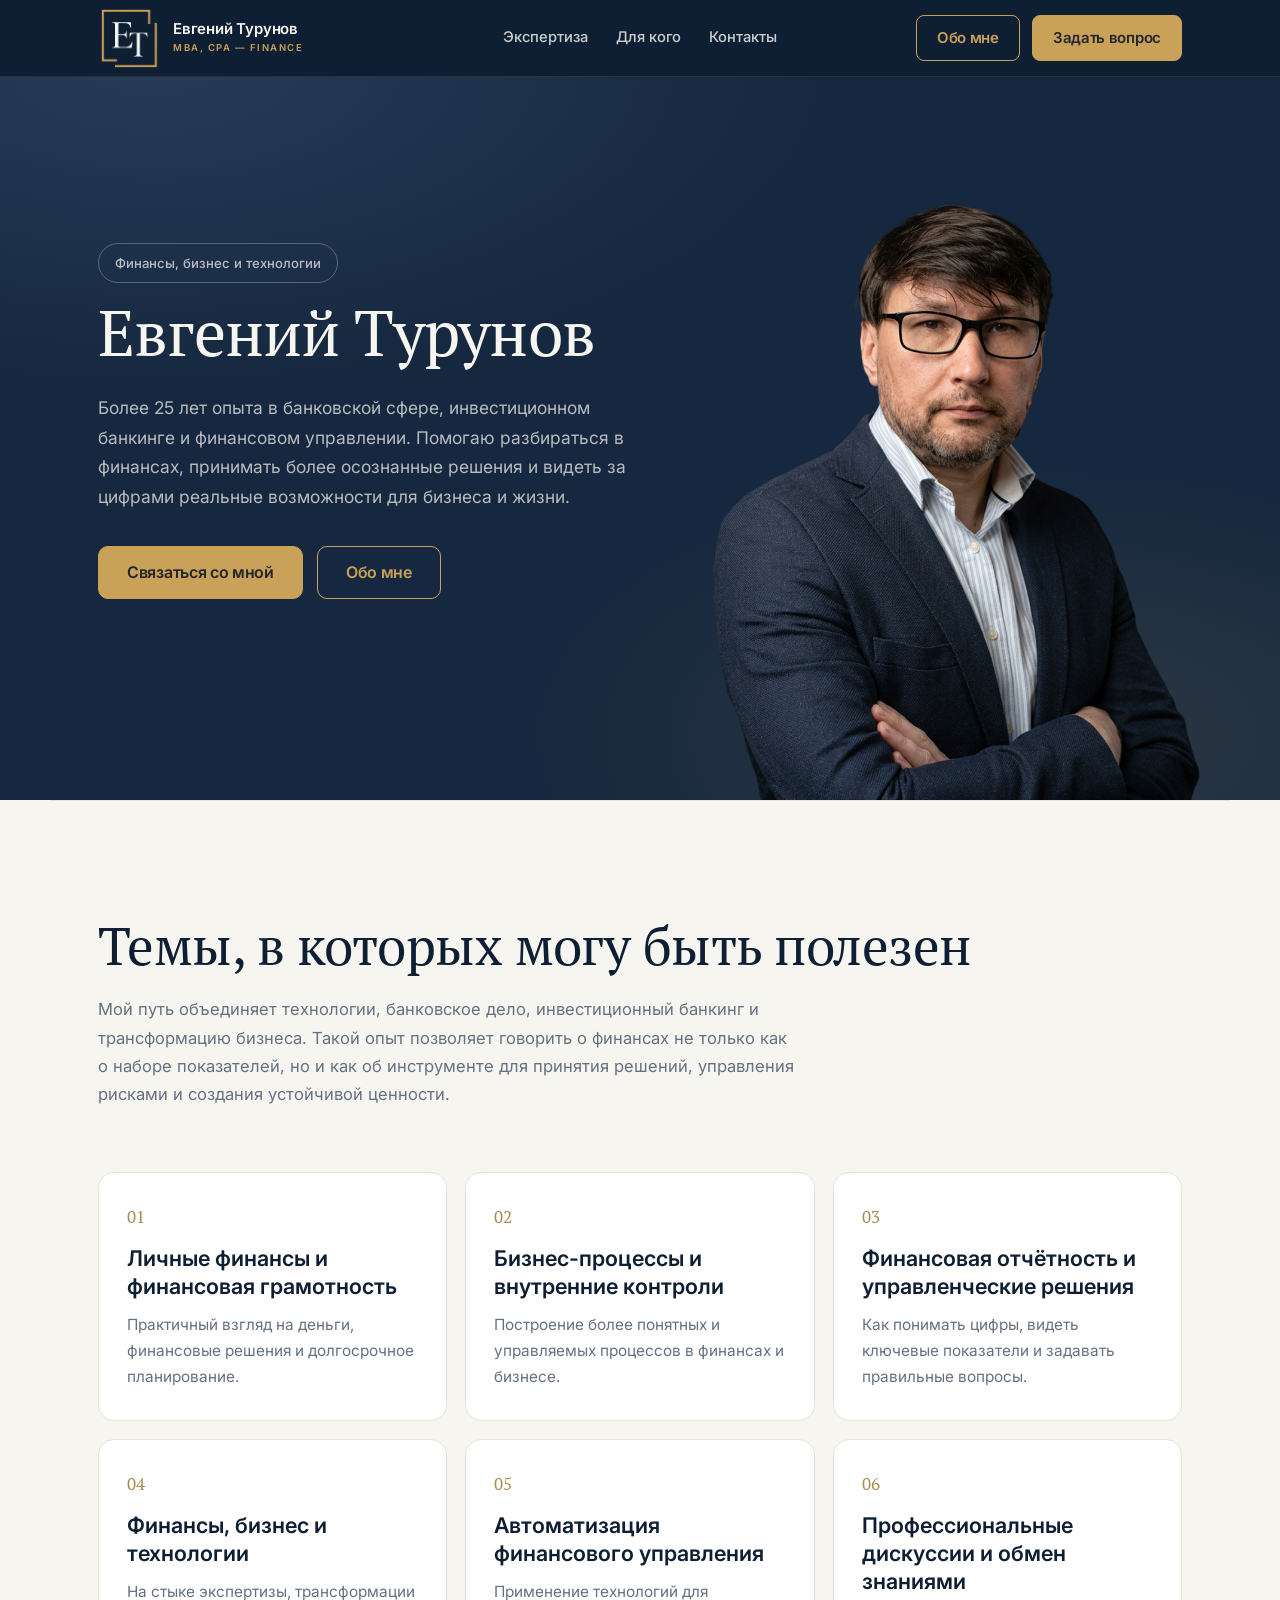
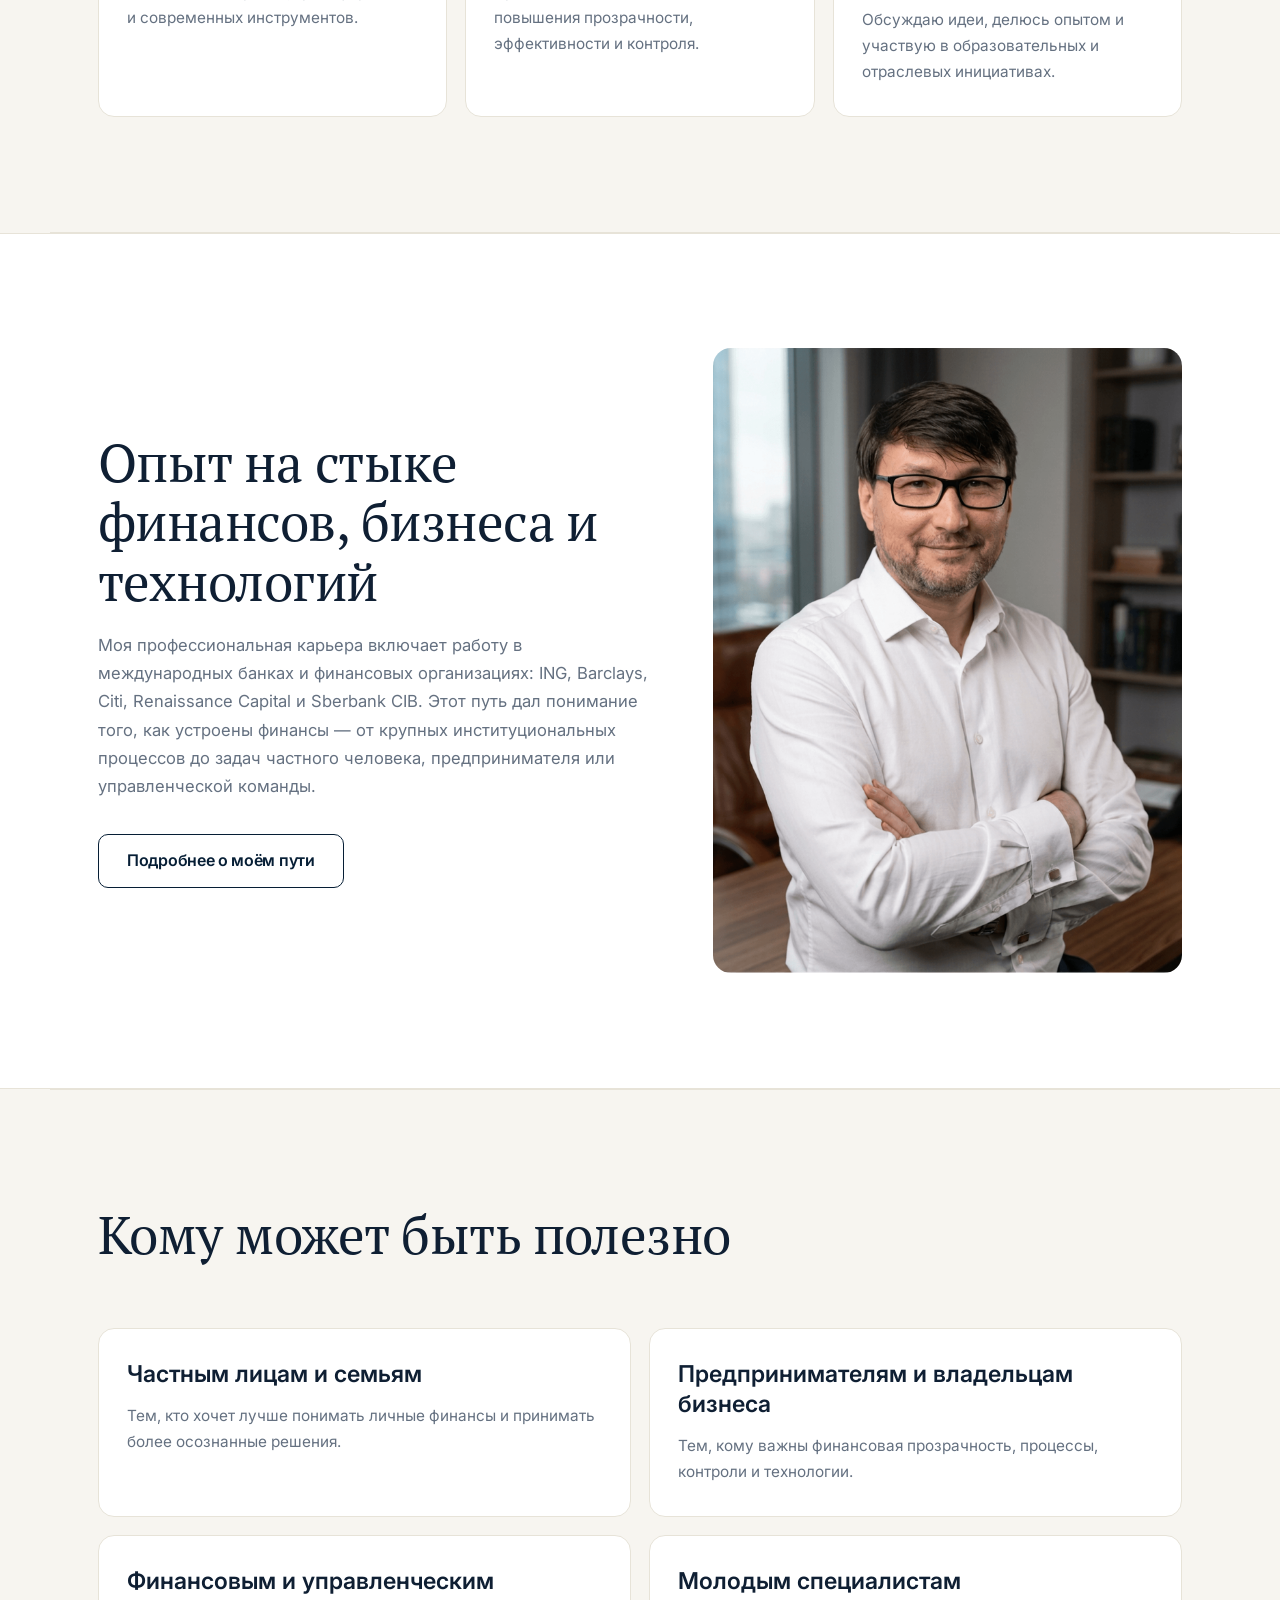
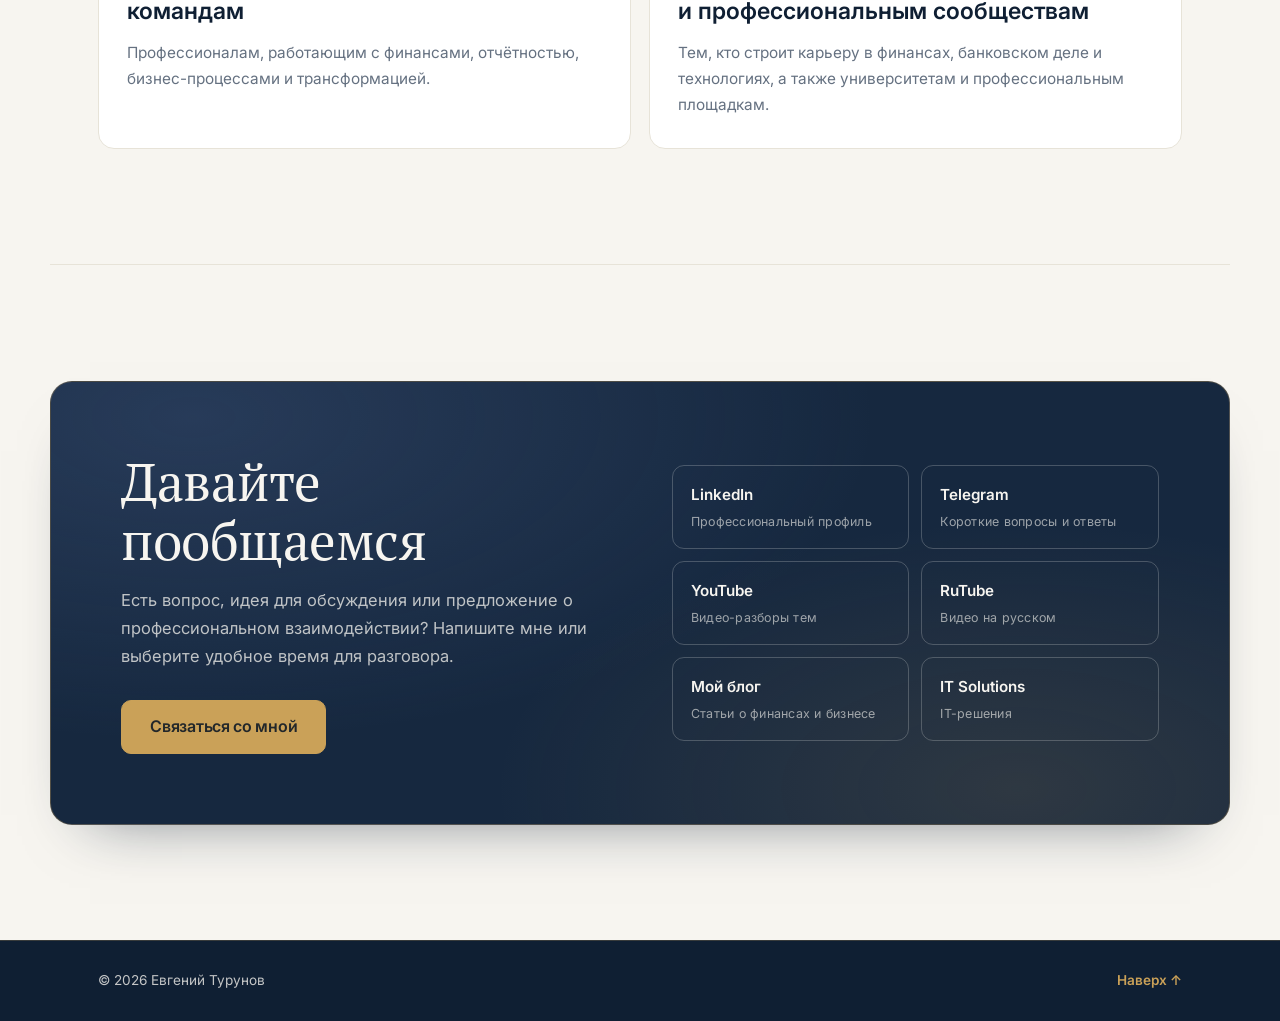
<file: index.html>
<!DOCTYPE html>
<html lang="ru">
<head>
  <meta charset="UTF-8">
  <meta name="viewport" content="width=device-width, initial-scale=1.0">
  <title>Евгений Турунов — финансы, бизнес и технологии</title>
  <meta name="description" content="Финансовый профессионал с более чем 25-летним опытом в банковской сфере, инвестиционном банкинге и финансовом управлении.">
  <!-- <script>document.documentElement.className += ' js';</script> -->
  <link rel="icon" type="image/png" href="assets/logo.png">
  <link rel="preconnect" href="https://fonts.googleapis.com">
  <link rel="preconnect" href="https://fonts.gstatic.com" crossorigin>
  <link href="https://fonts.googleapis.com/css2?family=PT+Serif:wght@400;700&family=Inter:opsz,wght@14..32,100..900&display=swap" rel="stylesheet">
  <link rel="stylesheet" href="css/style.css">
</head>
<body id="top">

  <header class="site-header">
    <div class="container header-inner">
      <a class="header-brand" href="index.html">
        <span class="header-logo"><img src="assets/logo.png" alt="" width="26" height="27"></span>
        <span class="header-brand-text">
          <strong>Евгений Турунов</strong>
          <small>MBA, CPA — FINANCE</small>
        </span>
      </a>
      <nav class="nav header-nav" id="siteNav" aria-label="Основная навигация">
        <a class="nav-link" href="#topics">Экспертиза</a>
        <a class="nav-link" href="#audience">Для кого</a>
        <a class="nav-link" href="#contacts">Контакты</a>
        <div class="header-cta-m">
          <a class="btn-nav btn-sec" href="about.html">Обо мне</a>
          <a class="btn-nav btn-pri" href="#contacts">Задать вопрос</a>
        </div>
      </nav>
      <div class="header-cta">
        <a class="btn-nav btn-sec" href="about.html">Обо мне</a>
        <a class="btn-nav btn-pri" href="#contacts">Задать вопрос</a>
      </div>
      <button class="burger" type="button" aria-label="Открыть меню" aria-expanded="false" aria-controls="siteNav">
        <span></span><span></span>
      </button>
    </div>
  </header>

  <main>

    <section class="hero hero-cover" id="hero">
      <div class="container hero-inner">
        <div class="hero-copy">
          <ul class="chips" data-reveal="fade-up">
            <li class="chip">Финансы, бизнес и технологии</li>
          </ul>
          <h1 class="hero-title" data-reveal="fade-up" data-delay="1">Евгений&nbsp;Турунов</h1>
          <p class="lead" data-reveal="fade-up" data-delay="2">Более 25 лет опыта в банковской сфере, инвестиционном банкинге и финансовом управлении. Помогаю разбираться в финансах, принимать более осознанные решения и видеть за цифрами реальные возможности для бизнеса и жизни.</p>
          <div class="hero-actions" data-reveal="fade-up" data-delay="3">
            <a class="btn-nav btn-pri" href="#contacts">Связаться со мной</a>
            <a class="btn-nav btn-sec" href="about.html">Обо мне</a>
          </div>
        </div>
        <img class="hero-cutout" src="assets/hero-cut.png" alt="Евгений Турунов — портрет" width="900" height="1050" data-reveal="soft" data-delay="1">
      </div>
    </section>

    <div class="hairline container" aria-hidden="true"></div>

    <section class="section" id="topics">
      <div class="container">
        <header class="section-head">
          <h2 data-reveal="fade-up">Темы, в которых могу быть полезен</h2>
          <p class="section-intro" data-reveal="fade-up" data-delay="1">Мой путь объединяет технологии, банковское дело, инвестиционный банкинг и трансформацию бизнеса. Такой опыт позволяет говорить о финансах не только как о наборе показателей, но и как об инструменте для принятия решений, управления рисками и создания устойчивой ценности.</p>
        </header>
        <div class="card-grid card-grid-3">
          <article class="card" data-reveal="fade-up" data-delay="1">
            <span class="card-num">01</span>
            <h3>Личные финансы и финансовая грамотность</h3>
            <p>Практичный взгляд на деньги, финансовые решения и долгосрочное планирование.</p>
          </article>
          <article class="card" data-reveal="fade-up" data-delay="2">
            <span class="card-num">02</span>
            <h3>Бизнес-процессы и внутренние контроли</h3>
            <p>Построение более понятных и управляемых процессов в финансах и бизнесе.</p>
          </article>
          <article class="card" data-reveal="fade-up" data-delay="3">
            <span class="card-num">03</span>
            <h3>Финансовая отчётность и управленческие решения</h3>
            <p>Как понимать цифры, видеть ключевые показатели и задавать правильные вопросы.</p>
          </article>
          <article class="card" data-reveal="fade-up" data-delay="1">
            <span class="card-num">04</span>
            <h3>Финансы, бизнес и технологии</h3>
            <p>На стыке экспертизы, трансформации и современных инструментов.</p>
          </article>
          <article class="card" data-reveal="fade-up" data-delay="2">
            <span class="card-num">05</span>
            <h3>Автоматизация финансового управления</h3>
            <p>Применение технологий для повышения прозрачности, эффективности и контроля.</p>
          </article>
          <article class="card" data-reveal="fade-up" data-delay="3">
            <span class="card-num">06</span>
            <h3>Профессиональные дискуссии и обмен знаниями</h3>
            <p>Обсуждаю идеи, делюсь опытом и участвую в образовательных и отраслевых инициативах.</p>
          </article>
        </div>
      </div>
    </section>

    <div class="hairline container" aria-hidden="true"></div>

    <section class="section section-alt" id="experience">
      <div class="container experience-grid">
        <div class="experience-copy">
          <h2 data-reveal="fade-up">Опыт на стыке финансов, бизнеса и технологий</h2>
          <p class="section-intro" data-reveal="fade-up" data-delay="1">Моя профессиональная карьера включает работу в международных банках и финансовых организациях: ING, Barclays, Citi, Renaissance Capital и Sberbank CIB. Этот путь дал понимание того, как устроены финансы — от крупных институциональных процессов до задач частного человека, предпринимателя или управленческой команды.</p>
          <div data-reveal="fade-up" data-delay="2">
            <a class="btn-nav btn-sec" href="/about.html">Подробнее о моём пути</a>
          </div>
        </div>
        <figure class="experience-photo" data-reveal="fade-up" data-delay="2">
          <img src="assets/about-photo.png" alt="Евгений Турунов — фото в блоке «Обо мне»" width="900" height="1200">
        </figure>
      </div>
    </section>

    <div class="hairline container" aria-hidden="true"></div>

    <section class="section" id="audience">
      <div class="container">
        <header class="section-head">
          <h2 data-reveal="fade-up">Кому может быть полезно</h2>
        </header>
        <div class="card-grid card-grid-2">
          <article class="card card-row" data-reveal="fade-up" data-delay="1">
            <h3>Частным лицам и&nbsp;семьям</h3>
            <p>Тем, кто хочет лучше понимать личные финансы и принимать более осознанные решения.</p>
          </article>
          <article class="card card-row" data-reveal="fade-up" data-delay="2">
            <h3>Предпринимателям и&nbsp;владельцам бизнеса</h3>
            <p>Тем, кому важны финансовая прозрачность, процессы, контроли и технологии.</p>
          </article>
          <article class="card card-row" data-reveal="fade-up" data-delay="1">
            <h3>Финансовым и&nbsp;управленческим командам</h3>
            <p>Профессионалам, работающим с финансами, отчётностью, бизнес-процессами и трансформацией.</p>
          </article>
          <article class="card card-row" data-reveal="fade-up" data-delay="2">
            <h3>Молодым специалистам и&nbsp;профессиональным сообществам</h3>
            <p>Тем, кто строит карьеру в финансах, банковском деле и технологиях, а также университетам и профессиональным площадкам.</p>
          </article>
        </div>
      </div>
    </section>

    <div class="hairline container" aria-hidden="true"></div>

    <section class="section contact" id="contacts">
      <div class="container contact-shell">
        <div class="contact-copy">
          <h2 data-reveal="fade-up">Давайте пообщаемся</h2>
          <p data-reveal="fade-up" data-delay="1">Есть вопрос, идея для обсуждения или предложение о профессиональном взаимодействии? Напишите мне или выберите удобное время для разговора.</p>
          <div data-reveal="fade-up" data-delay="2">
            <a class="btn-nav btn-pri" href="mailto:evgeny.Turunov@mail.ru">Связаться со мной</a>
          </div>
        </div>
        <ul class="channels" data-reveal="fade-up" data-delay="2">
          <li class="channel-chip"><a href="#" aria-label="LinkedIn"><span>LinkedIn</span><small>Профессиональный профиль</small></a></li>
          <li class="channel-chip"><a href="#" aria-label="Telegram"><span>Telegram</span><small>Короткие вопросы и ответы</small></a></li>
          <li class="channel-chip"><a href="#" aria-label="YouTube"><span>YouTube</span><small>Видео-разборы тем</small></a></li>
          <li class="channel-chip"><a href="#" aria-label="Rutube"><span>RuTube</span><small>Видео на русском</small></a></li>
          <li class="channel-chip"><a href="#" aria-label="Блог"><span>Мой блог</span><small>Статьи о финансах и бизнесе</small></a></li>
          <li class="channel-chip"><a href="#" aria-label="IT Solutions"><span>IT Solutions</span><small>IT-решения</small></a></li>
        </ul>
      </div>
    </section>

  </main>

  <footer class="site-footer">
    <div class="container footer-meta">
      <span>©&nbsp;<span id="year">2026</span>&nbsp;Евгений Турунов</span>
      <button class="to-top" type="button" data-to-top>Наверх&nbsp;↑</button>
    </div>
  </footer>

  <script src="js/main.js" defer></script>
</body>
</html>
</file>
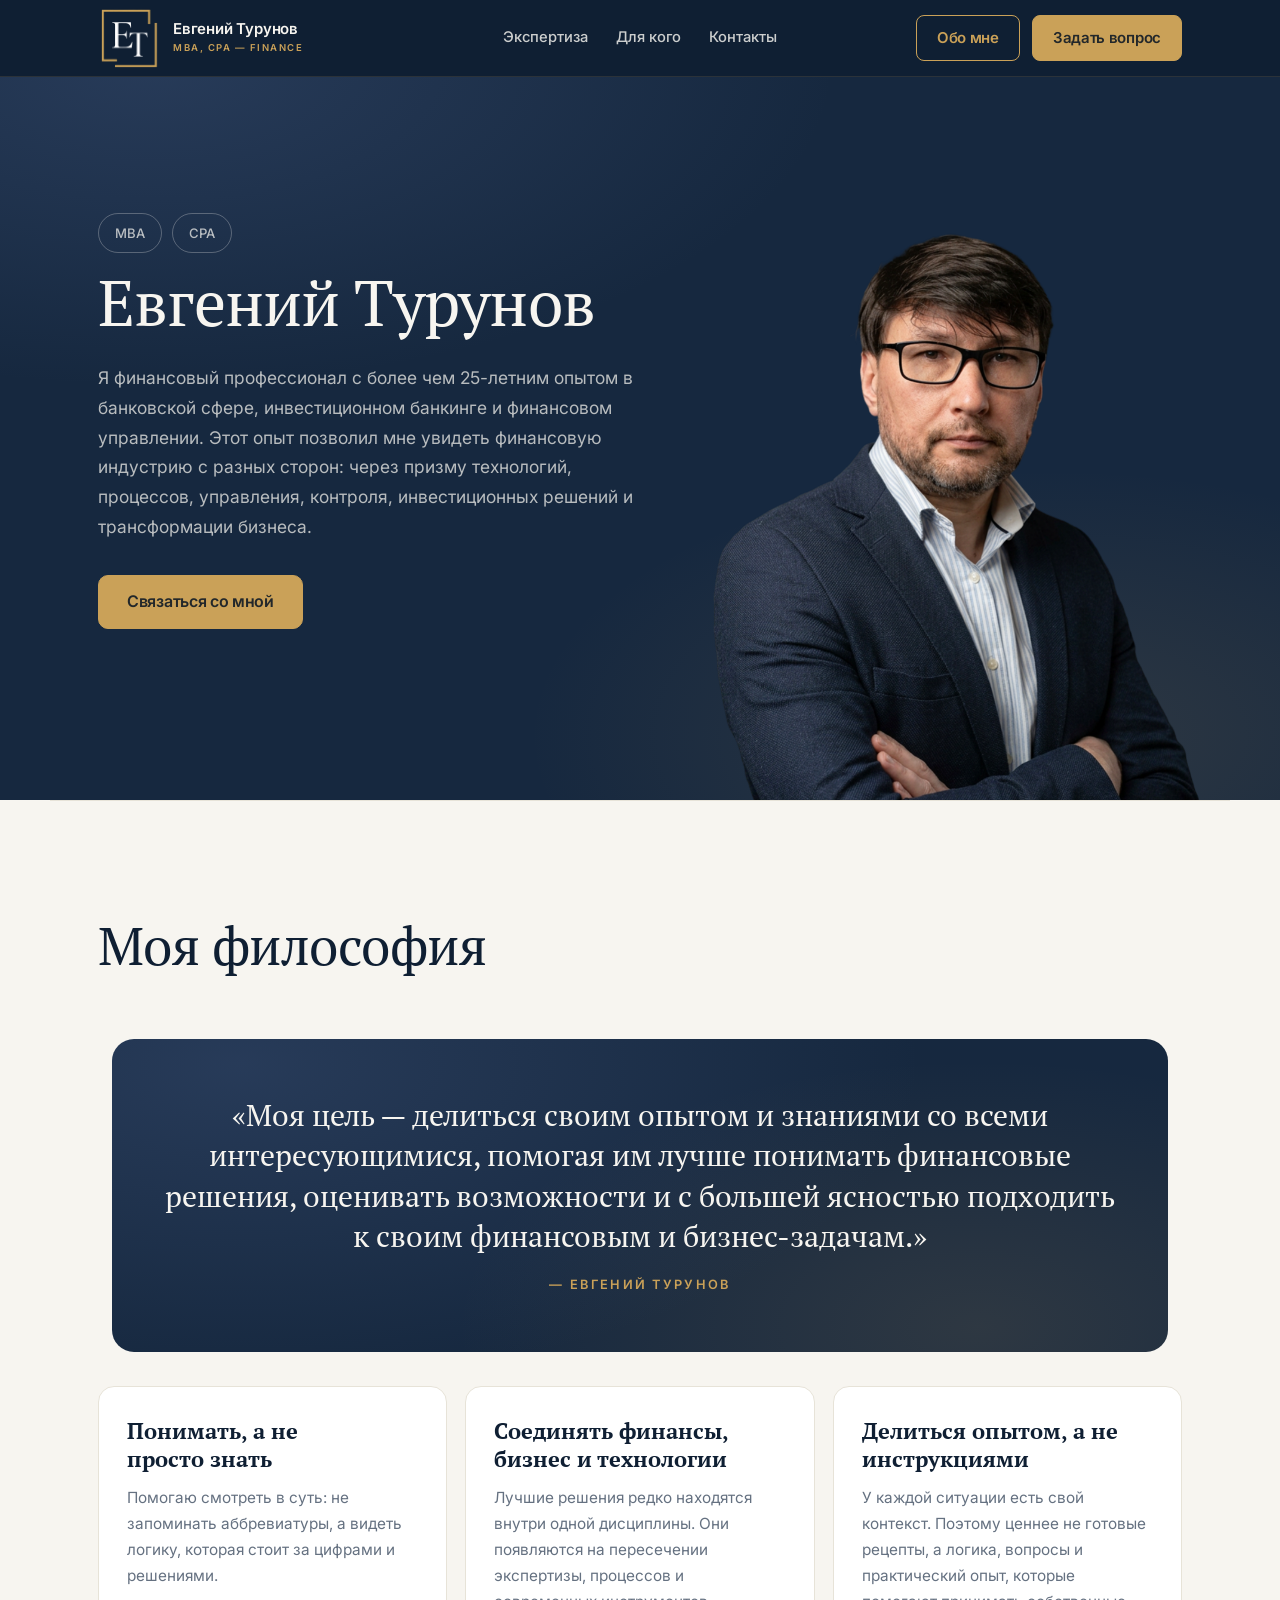
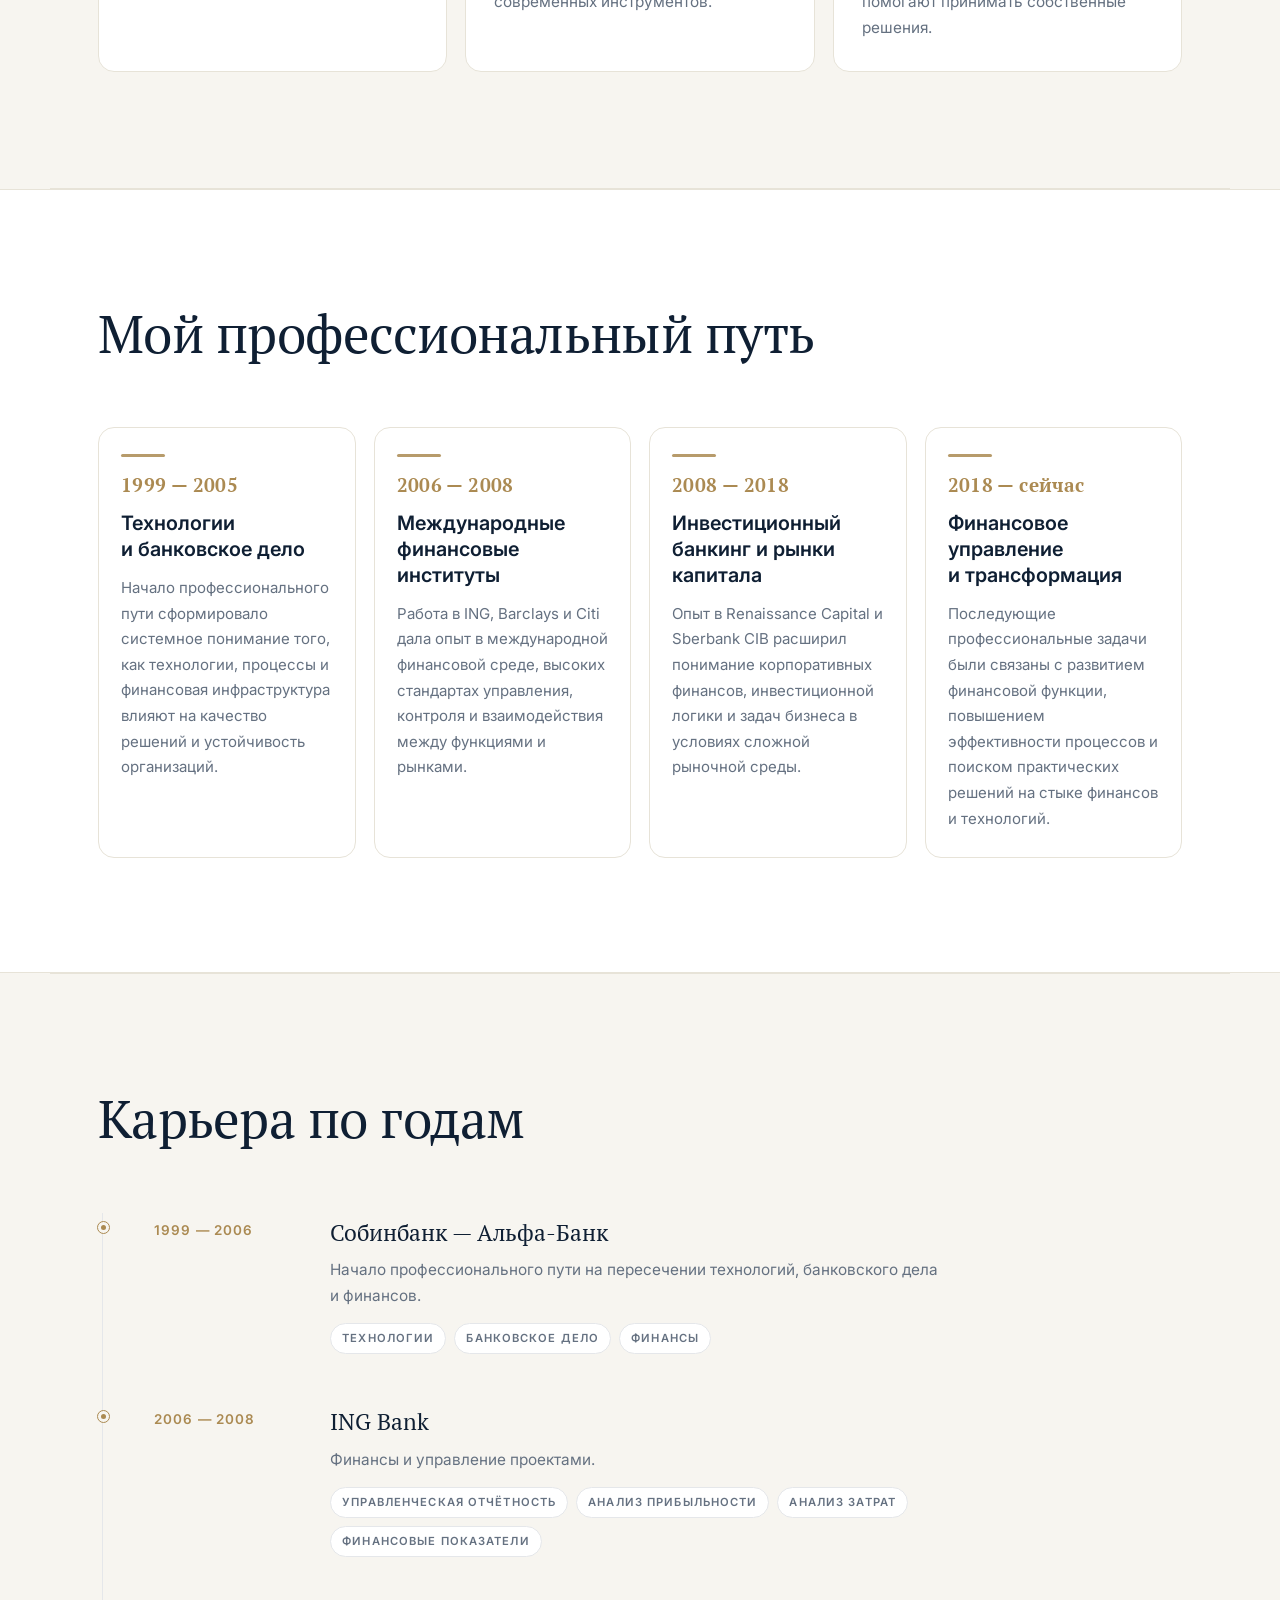
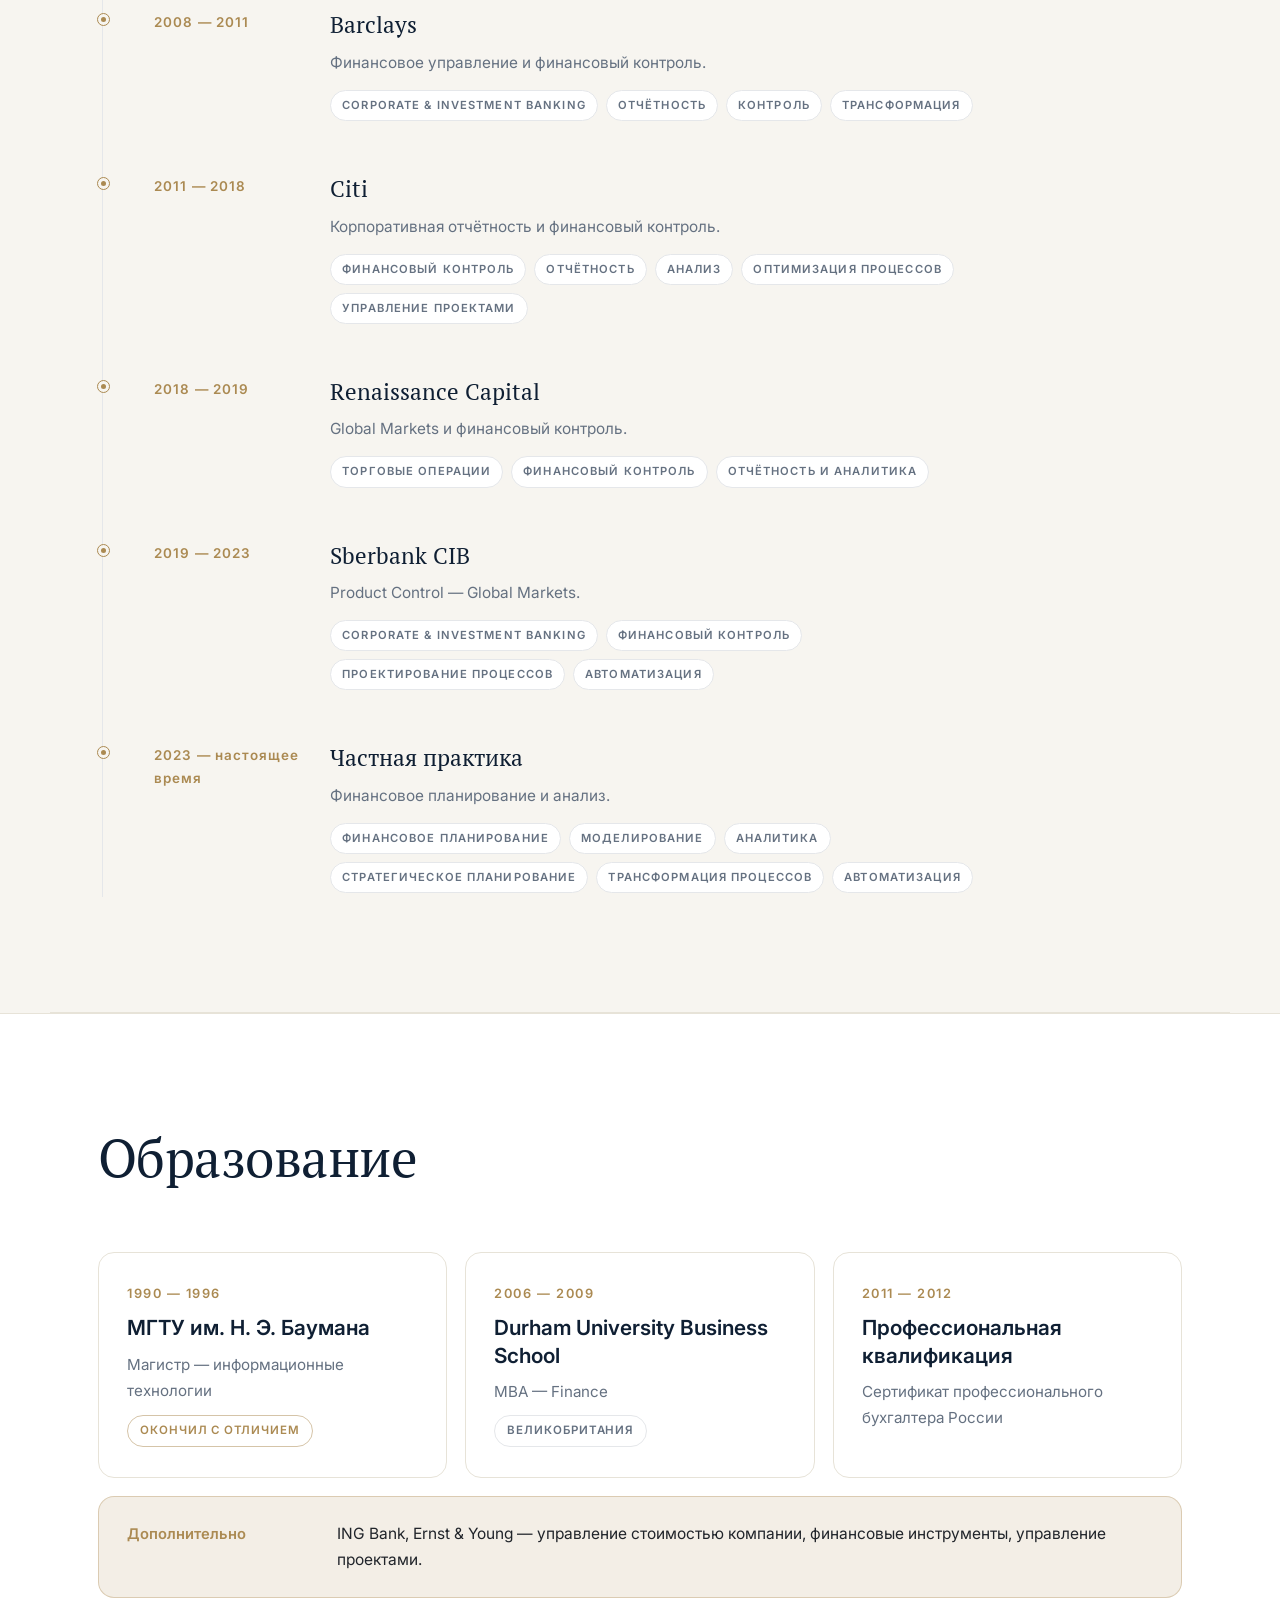
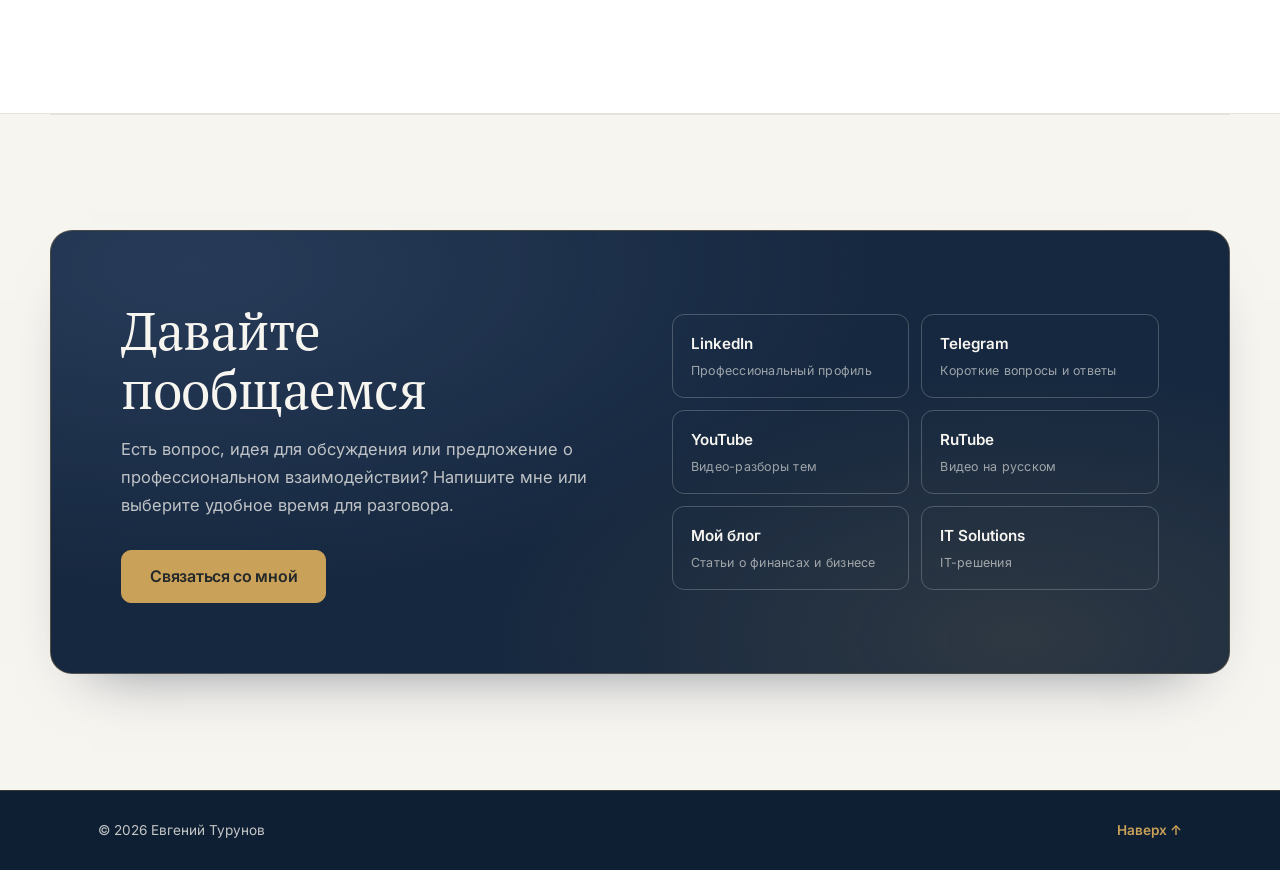
<file: about.html>
<!DOCTYPE html>
<html lang="ru">
<head>
  <meta charset="UTF-8">
  <meta name="viewport" content="width=device-width, initial-scale=1.0">
  <title>Обо мне — Евгений Турунов</title>
  <meta name="description" content="Биография, философия, профессиональный путь, карьера и образование Евгения Турунова — финансового профессионала с более чем 25-летним опытом.">
  <script>document.documentElement.className += ' js';</script>
  <link rel="icon" type="image/png" href="assets/logo.png">
  <link rel="preconnect" href="https://fonts.googleapis.com">
  <link rel="preconnect" href="https://fonts.gstatic.com" crossorigin>
  <link href="https://fonts.googleapis.com/css2?family=PT+Serif:wght@400;700&family=Inter:opsz,wght@14..32,100..900&display=swap" rel="stylesheet">
  <link rel="stylesheet" href="css/style.css">
</head>
<body id="top">

  <header class="site-header">
    <div class="container header-inner">
      <a class="header-brand" href="index.html">
        <span class="header-logo"><img src="assets/logo.png" alt="" width="26" height="27"></span>
        <span class="header-brand-text">
          <strong>Евгений Турунов</strong>
          <small>MBA, CPA — FINANCE</small>
        </span>
      </a>
      <nav class="nav header-nav" id="siteNav" aria-label="Основная навигация">
        <a class="nav-link" href="index.html#topics">Экспертиза</a>
        <a class="nav-link" href="index.html#audience">Для кого</a>
        <a class="nav-link" href="#contacts">Контакты</a>
        <div class="header-cta-m">
          <a class="btn-nav btn-sec" href="about.html" aria-current="page">Обо мне</a>
          <a class="btn-nav btn-pri" href="#contacts">Задать вопрос</a>
        </div>
      </nav>
      <div class="header-cta">
        <a class="btn-nav btn-sec" href="about.html" aria-current="page">Обо мне</a>
        <a class="btn-nav btn-pri" href="#contacts">Задать вопрос</a>
      </div>
      <button class="burger" type="button" aria-label="Открыть меню" aria-expanded="false" aria-controls="siteNav">
        <span></span><span></span>
      </button>
    </div>
  </header>

  <main>

    <section class="hero hero-cover" id="hero">
      <div class="container hero-inner">
        <div class="hero-copy">
          <ul class="chips" data-reveal="fade-up">
            <li class="chip">MBA</li>
            <li class="chip">CPA</li>
          </ul>
          <h1 class="hero-title" data-reveal="fade-up" data-delay="1">Евгений Турунов</h1>
          <p class="lead" data-reveal="fade-up" data-delay="2">Я финансовый профессионал с более чем 25-летним опытом в банковской сфере, инвестиционном банкинге и финансовом управлении. Этот опыт позволил мне увидеть финансовую индустрию с разных сторон: через призму технологий, процессов, управления, контроля, инвестиционных решений и трансформации бизнеса.</p>
          <div class="hero-actions" data-reveal="fade-up" data-delay="3">
            <a class="btn-nav btn-pri" href="#contacts">Связаться со мной</a>
          </div>
        </div>
        <img class="hero-cutout" src="assets/hero-cut.png" alt="Евгений Турунов — портрет" width="900" height="1050" data-reveal="soft" data-delay="1">
      </div>
    </section>

    <div class="hairline container" aria-hidden="true"></div>

    <section class="section" id="philosophy">
      <div class="container">
        <header class="section-head">
          <h2 data-reveal="fade-up">Моя философия</h2>
        </header>
        <blockquote class="philosophy-quote" data-reveal="fade-up" data-delay="1">
          <p>«Моя цель — делиться своим опытом и знаниями со всеми интересующимися, помогая им лучше понимать финансовые решения, оценивать возможности и с&nbsp;большей ясностью подходить к&nbsp;своим финансовым и&nbsp;бизнес-задачам.»</p>
          <cite>— Евгений Турунов</cite>
        </blockquote>
        <div class="card-grid card-grid-3">
          <article class="card" data-reveal="fade-up" data-delay="1">
            <h3>Понимать, а&nbsp;не просто&nbsp;знать</h3>
            <p>Помогаю смотреть в суть: не запоминать аббревиатуры, а видеть логику, которая стоит за цифрами и решениями.</p>
          </article>
          <article class="card" data-reveal="fade-up" data-delay="2">
            <h3>Соединять финансы, бизнес и&nbsp;технологии</h3>
            <p>Лучшие решения редко находятся внутри одной дисциплины. Они появляются на пересечении экспертизы, процессов и современных инструментов.</p>
          </article>
          <article class="card" data-reveal="fade-up" data-delay="3">
            <h3>Делиться опытом, а&nbsp;не инструкциями</h3>
            <p>У каждой ситуации есть свой контекст. Поэтому ценнее не готовые рецепты, а логика, вопросы и практический опыт, которые помогают принимать собственные решения.</p>
          </article>
        </div>
      </div>
    </section>

    <div class="hairline container" aria-hidden="true"></div>

    <section class="section section-alt" id="path">
      <div class="container">
        <header class="section-head">
          <h2 data-reveal="fade-up">Мой профессиональный путь</h2>
        </header>
        <div class="path-grid">
          <article class="card path-card" data-reveal="fade-up" data-delay="1">
            <span class="path-years">1999&nbsp;—&nbsp;2005</span>
            <h3>Технологии и&nbsp;банковское дело</h3>
            <p>Начало профессионального пути сформировало системное понимание того, как технологии, процессы и финансовая инфраструктура влияют на качество решений и устойчивость организаций.</p>
          </article>
          <article class="card path-card" data-reveal="fade-up" data-delay="2">
            <span class="path-years">2006&nbsp;—&nbsp;2008</span>
            <h3>Международные финансовые институты</h3>
            <p>Работа в ING, Barclays и Citi дала опыт в международной финансовой среде, высоких стандартах управления, контроля и взаимодействия между функциями и рынками.</p>
          </article>
          <article class="card path-card" data-reveal="fade-up" data-delay="3">
            <span class="path-years">2008&nbsp;—&nbsp;2018</span>
            <h3>Инвестиционный банкинг и&nbsp;рынки капитала</h3>
            <p>Опыт в Renaissance Capital и Sberbank CIB расширил понимание корпоративных финансов, инвестиционной логики и задач бизнеса в условиях сложной рыночной среды.</p>
          </article>
          <article class="card path-card" data-reveal="fade-up" data-delay="4">
            <span class="path-years">2018&nbsp;—&nbsp;сейчас</span>
            <h3>Финансовое управление и&nbsp;трансформация</h3>
            <p>Последующие профессиональные задачи были связаны с развитием финансовой функции, повышением эффективности процессов и поиском практических решений на стыке финансов и технологий.</p>
          </article>
        </div>
      </div>
    </section>

    <div class="hairline container" aria-hidden="true"></div>

    <section class="section" id="career">
      <div class="container">
        <header class="section-head">
          <h2 data-reveal="fade-up">Карьера по годам</h2>
        </header>
        <ol class="career-list">
          <li class="career-item" data-reveal="fade-up" data-delay="1">
            <span class="career-node" aria-hidden="true"><i></i></span>
            <span class="career-years">1999&nbsp;—&nbsp;2006</span>
            <div class="career-body">
              <h3>Собинбанк&nbsp;— Альфа-Банк</h3>
              <p>Начало профессионального пути на пересечении технологий, банковского дела и финансов.</p>
              <ul class="career-tags"><li>Технологии</li><li>Банковское дело</li><li>Финансы</li></ul>
            </div>
          </li>
          <li class="career-item" data-reveal="fade-up" data-delay="2">
            <span class="career-node" aria-hidden="true"><i></i></span>
            <span class="career-years">2006&nbsp;—&nbsp;2008</span>
            <div class="career-body">
              <h3>ING Bank</h3>
              <p>Финансы и управление проектами.</p>
              <ul class="career-tags"><li>Управленческая отчётность</li><li>Анализ прибыльности</li><li>Анализ затрат</li><li>Финансовые показатели</li></ul>
            </div>
          </li>
          <li class="career-item" data-reveal="fade-up" data-delay="2">
            <span class="career-node" aria-hidden="true"><i></i></span>
            <span class="career-years">2008&nbsp;—&nbsp;2011</span>
            <div class="career-body">
              <h3>Barclays</h3>
              <p>Финансовое управление и финансовый контроль.</p>
              <ul class="career-tags"><li>Corporate &amp; Investment Banking</li><li>Отчётность</li><li>Контроль</li><li>Трансформация</li></ul>
            </div>
          </li>
          <li class="career-item" data-reveal="fade-up" data-delay="3">
            <span class="career-node" aria-hidden="true"><i></i></span>
            <span class="career-years">2011&nbsp;—&nbsp;2018</span>
            <div class="career-body">
              <h3>Citi</h3>
              <p>Корпоративная отчётность и финансовый контроль.</p>
              <ul class="career-tags"><li>Финансовый контроль</li><li>Отчётность</li><li>Анализ</li><li>Оптимизация процессов</li><li>Управление проектами</li></ul>
            </div>
          </li>
          <li class="career-item" data-reveal="fade-up" data-delay="3">
            <span class="career-node" aria-hidden="true"><i></i></span>
            <span class="career-years">2018&nbsp;—&nbsp;2019</span>
            <div class="career-body">
              <h3>Renaissance Capital</h3>
              <p>Global Markets и финансовый контроль.</p>
              <ul class="career-tags"><li>Торговые операции</li><li>Финансовый контроль</li><li>Отчётность и аналитика</li></ul>
            </div>
          </li>
          <li class="career-item" data-reveal="fade-up" data-delay="4">
            <span class="career-node" aria-hidden="true"><i></i></span>
            <span class="career-years">2019&nbsp;—&nbsp;2023</span>
            <div class="career-body">
              <h3>Sberbank CIB</h3>
              <p>Product Control — Global Markets.</p>
              <ul class="career-tags"><li>Corporate &amp; Investment Banking</li><li>Финансовый контроль</li><li>Проектирование процессов</li><li>Автоматизация</li></ul>
            </div>
          </li>
          <li class="career-item" data-reveal="fade-up" data-delay="4">
            <span class="career-node" aria-hidden="true"><i></i></span>
            <span class="career-years">2023&nbsp;—&nbsp;настоящее время</span>
            <div class="career-body">
              <h3>Частная практика</h3>
              <p>Финансовое планирование и анализ.</p>
              <ul class="career-tags"><li>Финансовое планирование</li><li>Моделирование</li><li>Аналитика</li><li>Стратегическое планирование</li><li>Трансформация процессов</li><li>Автоматизация</li></ul>
            </div>
          </li>
        </ol>
      </div>
    </section>

    <div class="hairline container" aria-hidden="true"></div>

    <section class="section section-alt" id="education">
      <div class="container">
        <header class="section-head">
          <h2 data-reveal="fade-up">Образование</h2>
        </header>
        <div class="edu-grid">
          <article class="edu-card" data-reveal="fade-up" data-delay="1">
            <span class="edu-years">1990&nbsp;—&nbsp;1996</span>
            <h3>МГТУ им. Н.&nbsp;Э.&nbsp;Баумана</h3>
            <p class="edu-desc">Магистр — информационные технологии</p>
            <span class="edu-badge">Окончил с отличием</span>
          </article>
          <article class="edu-card" data-reveal="fade-up" data-delay="2">
            <span class="edu-years">2006&nbsp;—&nbsp;2009</span>
            <h3>Durham University Business School</h3>
            <p class="edu-desc">MBA — Finance</p>
            <span class="edu-badge edu-plain">Великобритания</span>
          </article>
          <article class="edu-card" data-reveal="fade-up" data-delay="3">
            <span class="edu-years">2011&nbsp;—&nbsp;2012</span>
            <h3>Профессиональная квалификация</h3>
            <p class="edu-desc">Сертификат профессионального бухгалтера России</p>
          </article>
        </div>
        <aside class="edu-extra" data-reveal="fade-up" data-delay="1">
          <span class="edu-extra-label">Дополнительно</span>
          <p>ING Bank, Ernst&nbsp;&amp;&nbsp;Young — управление стоимостью компании, финансовые инструменты, управление проектами.</p>
        </aside>
      </div>
    </section>

    <div class="hairline container" aria-hidden="true"></div>

    <section class="section contact" id="contacts">
      <div class="container contact-shell">
        <div class="contact-copy">
          <h2 data-reveal="fade-up">Давайте пообщаемся</h2>
          <p data-reveal="fade-up" data-delay="1">Есть вопрос, идея для обсуждения или предложение о профессиональном взаимодействии? Напишите мне или выберите удобное время для разговора.</p>
          <div data-reveal="fade-up" data-delay="2">
            <a class="btn-nav btn-pri" href="mailto:hello@example.com">Связаться со мной</a>
          </div>
        </div>
        <ul class="channels" data-reveal="fade-up" data-delay="2">
          <li class="channel-chip"><a href="#" aria-label="LinkedIn"><span>LinkedIn</span><small>Профессиональный профиль</small></a></li>
          <li class="channel-chip"><a href="#" aria-label="Telegram"><span>Telegram</span><small>Короткие вопросы и ответы</small></a></li>
          <li class="channel-chip"><a href="#" aria-label="YouTube"><span>YouTube</span><small>Видео-разборы тем</small></a></li>
          <li class="channel-chip"><a href="#" aria-label="Rutube"><span>RuTube</span><small>Видео на русском</small></a></li>
          <li class="channel-chip"><a href="#" aria-label="Блог"><span>Мой блог</span><small>Статьи о финансах и бизнесе</small></a></li>
          <li class="channel-chip"><a href="#" aria-label="IT Solutions"><span>IT Solutions</span><small>IT-решения</small></a></li>
        </ul>
      </div>
    </section>

  </main>

  <footer class="site-footer">
    <div class="container footer-meta">
      <span>©&nbsp;<span id="year">2026</span>&nbsp;Евгений Турунов</span>
      <button class="to-top" type="button" data-to-top>Наверх&nbsp;↑</button>
    </div>
  </footer>

  <script src="js/main.js" defer></script>
</body>
</html>
</file>
<file: css/style.css>
/* ============================================================
   Евгений Турунов — Institutional Premium
   Palette: #0F1F33 · #F7F5F0 · #20242A · #AB8A52 · #657181 · #E5E7EA
    Type: PT Serif (headings) · Inter (body)
   ============================================================ */

:root {
  --navy: #0F1F33;
  --navy-2: #14273D;
  --paper: #F7F5F0;
  --paper-soft: #FCFBF8;
  --ink: #20242A;
  --slate: #657181;
  --gold: #AB8A52;
  --gold-soft: rgba(171, 138, 82, 0.14);
  --gold-2: #957847;
  --gold-b: #CAA158;
  --gold-b-hover: #B38F45;
  --line: #E5E7EA;
  --line-warm: #E7E3D8;
  --white: #FFFFFF;
  --on-dark: #F7F5F0;
  --font-display: "PT Serif", Georgia, "Times New Roman", serif;
  --font-body: "Inter", "Segoe UI", system-ui, -apple-system, sans-serif;
  --shadow-card: 0 18px 40px -28px rgba(15, 31, 51, 0.25);
  --ease-out: cubic-bezier(0.25, 0.46, 0.45, 0.94);
  --ease-out-quart: cubic-bezier(0.165, 0.84, 0.44, 1);
  --header-h: 76px;
}

* { margin: 0; padding: 0; box-sizing: border-box; }

html {
  scroll-behavior: smooth;
  -webkit-text-size-adjust: 100%;
}

body {
  font-family: var(--font-body);
  font-size: 16.5px;
  line-height: 1.7;
  color: var(--ink);
  background: var(--paper);
  -webkit-font-smoothing: antialiased;
  text-rendering: optimizeLegibility;
}

::selection { background: var(--gold); color: var(--white); }

img { display: block; max-width: 100%; height: auto; }
figure { margin: 0; }
h1, h2, h3, h4 { font-family: var(--font-display); font-weight: 500; color: var(--navy); margin: 0; }
p, ul, ol, blockquote { margin: 0; }
ul, ol { padding: 0; list-style: none; }
a { color: inherit; text-decoration: none; transition: color 0.45s var(--ease-out), background-color 0.45s var(--ease-out), border-color 0.45s var(--ease-out), opacity 0.45s var(--ease-out); }
button { font: inherit; border: 0; background: none; cursor: pointer; padding: 0; }

:focus-visible { outline: 2px solid var(--gold); outline-offset: 3px; border-radius: 2px; }

.container { width: 100%; max-width: 1180px; margin-inline: auto; padding-inline: clamp(20px, 4.5vw, 48px); }

/* ---------- Anchor offsets ---------------------------------- */
:where(section[id]) { scroll-margin-top: calc(var(--header-h) + 16px); }

/* ---------- Header ------------------------------------------- */
.site-header {
  position: fixed;
  inset: 0 0 auto 0;
  z-index: 60;
  background: var(--navy);
  border-bottom: 1px solid rgba(171, 138, 82, 0.18);
}

.header-inner {
  min-height: var(--header-h);
  margin-top: 0 !important;
  width: 100%;
  display: grid;
  grid-template-columns: 1fr auto 1fr;
  align-items: center;
  gap: clamp(18px, 3vw, 32px);
}

.header-brand {
  display: inline-flex;
  align-items: center;
  gap: 13px;
  justify-self: start;
  min-width: 0;
}
.header-logo {
  width: 62px;
  height: 62px;
  display: grid;
  place-items: center;
  flex: 0 0 auto;
}
.header-logo img { width: 62px; height: 62px; object-fit: contain; display: block; }
.header-brand-text { display: grid; gap: 2px; }
.header-brand-text strong {
  font-family: var(--font-body);
  font-size: 15px;
  font-weight: 600;
  line-height: 1.25;
  letter-spacing: -0.2px;
  color: var(--paper);
  white-space: nowrap;
}
.header-brand-text small {
  font-family: var(--font-body);
  font-size: 9.5px;
  font-weight: 600;
  letter-spacing: 0.16em;
  text-transform: uppercase;
  color: var(--gold-b);
  white-space: nowrap;
}

.header-nav { justify-self: center; }
.header-cta { justify-self: end; display: flex; align-items: center; gap: 12px; }
.header-cta-m { display: none; }

.nav { display: flex; align-items: center; gap: clamp(14px, 2.4vw, 28px); }

.nav-link {
  position: relative;
  font-size: 0.92rem;
  font-weight: 500;
  color: rgba(247, 245, 240, 0.82);
  padding: 6px 0;
  white-space: nowrap;
}
.nav-link::after {
  content: "";
  position: absolute;
  left: 0; right: 0; bottom: 0;
  height: 1px;
  background: var(--gold);
  transform: scaleX(0);
  transform-origin: left;
  transition: transform 0.4s var(--ease-out);
}
.nav-link:hover { color: var(--paper); }
.nav-link:hover::after, .nav-link.is-current::after { transform: scaleX(1); }
.nav-link.is-current { color: var(--paper); }

/* ---------- Buttons (Primary / Secondary) --------------------- */
.btn-nav {
  display: inline-flex;
  align-items: center;
  justify-content: center;
  padding: 12px 20px;
  border-radius: 8px;
  border: 1px solid var(--gold-b);
  font-family: var(--font-body);
  font-size: 15px;
  font-weight: 600;
  line-height: 1.35;
  letter-spacing: -0.3px;
  white-space: nowrap;
}
.hero .btn-nav, .section .btn-nav { padding: 15px 28px; font-size: 16px; border-radius: 10px; }
.btn-sec { color: #061E35; border-color: #061E35; background: transparent; }
.btn-sec:hover { background: rgba(6, 30, 53, 0.08); }
.site-header .btn-sec { color: var(--gold-b); border-color: var(--gold-b); }
.site-header .btn-sec:hover { background: rgba(202, 161, 88, 0.12); border-color: var(--gold-b); }
.hero-cover .btn-sec { color: var(--gold-b); border-color: var(--gold-b); }
.hero-cover .btn-sec:hover { background: rgba(202, 161, 88, 0.12); border-color: var(--gold-b); }
.btn-pri { color: #22272A; background: var(--gold-b); }
.btn-pri:hover { background: var(--gold-b-hover); border-color: var(--gold-b-hover); }

/* ---------- Hero --------------------------------------------- */
.hero { padding: calc(var(--header-h) + clamp(48px, 8vw, 96px)) 0 clamp(56px, 8vw, 110px); }

.hero-cover {
  position: relative;
  min-height: min(100vh, 800px);
  display: grid;
  align-content: center;
  overflow: hidden;
  color: var(--on-dark);
  background:
    radial-gradient(1100px 520px at 12% 8%, rgba(84, 108, 156, .28), transparent 62%),
    radial-gradient(900px 460px at 82% 92%, rgba(171, 138, 82, .16), transparent 58%),
    linear-gradient(168deg, #16283F 0%, #16283F 52%, #16283F 100%);
}

.hero-inner {
  position: relative;
  display: grid;
  grid-template-columns: 1.05fr 0.95fr;
  gap: clamp(36px, 5vw, 72px);
  align-items: center;
}

/* The man is a transparent-background cut-out lying behind the text,
   anchored to the centered container; his lower half sinks past the
   section edge and is clipped by the cover's overflow: hidden. */
.hero-copy { position: relative; z-index: 1; }
.hero-cutout {
  position: absolute;
  z-index: 0;
  right: clamp(-48px, 0.5vw, 30px);
  bottom: calc(-1 * clamp(120px, 14vw, 220px));
  width: clamp(440px, 42vw, 670px);
  height: auto;
  pointer-events: none;
}

.hero-cover .eyebrow { color: var(--gold-b); }
.hero-cover .hero-title { color: var(--paper); font-size: clamp(2.4rem, 5.5vw, 4rem); }
.hero-cover .lead { color: rgba(247, 245, 240, 0.72); }
.hero-cover .chip {
  border-color: rgba(247, 245, 240, 0.28);
  background: transparent;
  color: rgba(247, 245, 240, 0.72);
}
.hero-cover .chips { margin: 2px 0 clamp(10px, 1.6vw, 15px); }

/* Cover portrait: nothing to frame — the cut-out layer sits header-free. */

.eyebrow {
  font-family: var(--font-body);
  font-size: 0.78rem;
  font-weight: 600;
  letter-spacing: 0.22em;
  text-transform: uppercase;
  color: var(--gold);
  margin: 0 0 22px;
}

.hero-title {
  font-size: clamp(2.6rem, 6.2vw, 4.6rem);
  line-height: 1.08;
  letter-spacing: -0.015em;
  max-width: 15em;
  margin-bottom: 26px;
}

.lead { font-size: 1.09rem; color: var(--slate); max-width: 40em; margin-bottom: 34px; }

.hero-actions { display: flex; flex-wrap: wrap; gap: 14px; margin-bottom: 30px; }

.chips { display: flex; flex-wrap: wrap; gap: 10px; margin-top: 12px; }
.chip {
  font-size: 0.82rem;
  font-weight: 500;
  color: var(--slate);
  padding: 8px 16px;
  border: 1px solid var(--line);
  border-radius: 999px;
  background: var(--white);
}

/* ---------- Section scaffolding ------------------------------ */
.section { padding-block: clamp(64px, 9vw, 118px); }
.section-alt { background: var(--white); box-shadow: inset 0 1px 0 var(--line-warm), inset 0 -1px 0 var(--line-warm); }

.hairline { height: 1px; background: var(--line-warm); }

.section-head { max-width: 58em; margin-bottom: clamp(40px, 5.5vw, 64px); }

.section h2 {
  font-size: clamp(2rem, 4.4vw, 3.3rem);
  line-height: 1.12;
  letter-spacing: -0.01em;
  margin-bottom: 20px;
}
.section-intro { color: var(--slate); font-size: 1.04rem; max-width: 42em; }

/* ---------- Cards -------------------------------------------- */
.card-grid { display: grid; gap: 18px; }
.card-grid-3 { grid-template-columns: repeat(3, 1fr); }
.card-grid-2 { grid-template-columns: repeat(2, 1fr); }

.card {
  position: relative;
  background: var(--white);
  border: 1px solid var(--line-warm);
  border-radius: 16px;
  padding: 30px 28px;
  display: flex;
  flex-direction: column;
  gap: 12px;
}
.card h3 { font-family: var(--font-body); font-weight: 600; font-size: 1.35rem; line-height: 1.3; }
.card p { color: var(--slate); font-size: 0.96rem; }
.card-num {
  font-family: var(--font-display);
  font-size: 1.05rem;
  font-weight: 500;
  color: var(--gold);
}
.card-row h3 { font-family: var(--font-body); font-weight: 600; font-size: 1.45rem; }
.card-row p { margin-top: 2px; }

/* ---------- Experience / photo slot ---------------------------- */
.experience-grid {
  display: grid;
  grid-template-columns: 1.08fr 0.92fr;
  gap: clamp(32px, 5vw, 72px);
  align-items: center;
}
.experience-copy h2 { margin-bottom: 20px; }
.experience-copy .btn-nav { margin-top: 34px; }

.experience-photo {
  position: relative;
  width: 100%;
  max-width: 480px;
  aspect-ratio: 3 / 4;
  justify-self: end;
  overflow: hidden;
  margin: 0;
  border-radius: 18px;
  background: var(--white);
  display: grid;
  place-items: center;
}
.experience-photo img {
  width: 100%;
  height: 100%;
  object-fit: cover;
  display: block;
}
.photo-slot-hint {
  display: grid;
  justify-items: center;
  gap: 14px;
  font-size: 0.72rem;
  font-weight: 600;
  letter-spacing: 0.18em;
  text-transform: uppercase;
  color: var(--slate);
}
.photo-slot-hint img { width: 34px; height: auto; opacity: 0.85; }

/* ---------- Contact ------------------------------------------- */
.contact { padding-bottom: clamp(64px, 9vw, 118px); }

.contact-shell {
  background:
    radial-gradient(1100px 520px at 12% 8%, rgba(84, 108, 156, .28), transparent 62%),
    radial-gradient(900px 460px at 82% 92%, rgba(171, 138, 82, .16), transparent 58%),
    linear-gradient(168deg, #16283F 0%, #16283F 52%, #16283F 100%);
  border-radius: 22px;
  padding: clamp(36px, 5.5vw, 72px);
  display: grid;
  grid-template-columns: 1fr 1fr;
  gap: clamp(28px, 5vw, 64px);
  align-items: center;
  box-shadow: 0 30px 60px -40px rgba(15, 31, 51, 0.6);
  border: 1px solid rgba(171, 138, 82, 0.35);
}
.contact-shell h2 { color: var(--paper); margin-bottom: 16px; }
.contact-shell p { color: rgba(247, 245, 240, 0.75); max-width: 34em; margin-bottom: 30px; }

.channels { display: grid; grid-template-columns: repeat(2, minmax(0, 1fr)); gap: 12px; }

.channel-chip a {
  display: flex;
  flex-direction: column;
  gap: 3px;
  padding: 16px 18px;
  border: 1px solid rgba(247, 245, 240, 0.22);
  border-radius: 12px;
  transition: border-color 0.3s var(--ease-out), background 0.3s var(--ease-out);
}
.channel-chip a:hover { border-color: var(--gold); background: rgba(247, 245, 240, 0.06); }
.channel-chip span { color: var(--paper); font-weight: 600; font-size: 0.95rem; }
.channel-chip small { color: rgba(247, 245, 240, 0.6); font-size: 0.78rem; letter-spacing: 0.02em; }

/* ---------- Philosophy ---------------------------------------- */
.philosophy-quote {
  position: relative;
  max-width: 64em;
  margin: 0 auto clamp(22px, 3vw, 34px);
  padding: clamp(30px, 4.5vw, 56px) clamp(24px, 4vw, 48px);
  text-align: center;
  border-radius: 22px;
  color: var(--on-dark);
  background:
    radial-gradient(1100px 520px at 12% 8%, rgba(84, 108, 156, .28), transparent 62%),
    radial-gradient(900px 460px at 82% 92%, rgba(171, 138, 82, .16), transparent 58%),
    linear-gradient(168deg, #16283F 0%, #16283F 52%, #16283F 100%);
}
.philosophy-quote p {
  font-family: var(--font-display);
  font-size: clamp(1.35rem, 2.6vw, 1.9rem);
  line-height: 1.32;
  color: var(--paper);
  font-weight: 500;
}
.philosophy-quote cite {
  display: block;
  margin-top: 18px;
  font-style: normal;
  font-size: 0.8rem;
  letter-spacing: 0.18em;
  text-transform: uppercase;
  color: var(--gold-b);
  font-weight: 600;
}
/* The three "quote cards" under the blockquote read as quotes too:
   their titles join the display font (PT Serif). */
#philosophy .card h3 {
  font-family: var(--font-display);
}

/* ---------- Path (professional stages) -------------------------- */
.path-grid { display: grid; grid-template-columns: repeat(4, 1fr); gap: 18px; }
.path-card { position: relative; padding: 26px 22px; }
.path-card::before {
  content: "";
  width: 44px; height: 3px;
  border-radius: 2px;
  background: var(--gold);
  opacity: 0.85;
  flex: 0 0 auto;
}
.path-years { font-family: var(--font-display); font-weight: 600; font-size: 1.2rem; color: var(--gold); letter-spacing: 0.02em; }
.path-card h3 { font-family: var(--font-body); font-weight: 600; font-size: 1.24rem; line-height: 1.3; margin-top: -2px; }
.path-card p { color: var(--slate); font-size: 0.94rem; }

/* ---------- Career --------------------------------------------- */
.career-list { max-width: 920px; border-left: 1px solid var(--line); padding-left: clamp(30px, 4vw, 56px); position: relative; margin-left: 4px; }
.career-item { position: relative; display: grid; grid-template-columns: 150px 1fr; gap: 10px 26px; padding-bottom: clamp(34px, 4vw, 48px); }
.career-item:last-child { padding-bottom: 4px; }
.career-node {
  position: absolute;
  left: calc(-1 * clamp(30px, 4vw, 56px) - 6px);
  top: 8px;
  width: 13px; height: 13px;
  border-radius: 50%;
  background: var(--paper);
  border: 1.5px solid var(--gold);
  display: grid;
  place-items: center;
}
.career-node i { width: 5px; height: 5px; border-radius: 50%; background: var(--gold); display: block; }
.career-years { font-size: 0.84rem; font-weight: 600; letter-spacing: 0.08em; color: var(--gold); padding-top: 6px; }
.career-body h3 { font-size: 1.42rem; margin-bottom: 6px; }
.career-body p { color: var(--slate); font-size: 0.96rem; margin-bottom: 14px; max-width: 40em; }
.career-tags { display: flex; flex-wrap: wrap; gap: 8px; }
.career-tags li {
  font-size: 0.7rem;
  font-weight: 600;
  letter-spacing: 0.1em;
  text-transform: uppercase;
  color: var(--slate);
  border: 1px solid var(--line);
  border-radius: 999px;
  padding: 5px 11px;
  background: var(--white);
  transition: border-color 0.3s ease, color 0.3s ease;
}
.career-tags li:hover { border-color: var(--gold); color: var(--navy); }

/* ---------- Education ------------------------------------------- */
.edu-grid { display: grid; grid-template-columns: repeat(3, 1fr); gap: 18px; }
.edu-card {
  background: var(--white);
  border: 1px solid var(--line-warm);
  border-radius: 16px;
  padding: 30px 28px;
  display: flex;
  flex-direction: column;
  gap: 10px;
}
.edu-years { font-size: 0.8rem; font-weight: 600; letter-spacing: 0.12em; color: var(--gold); }
.edu-card h3 { font-family: var(--font-body); font-weight: 600; font-size: 1.3rem; line-height: 1.32; }
.edu-desc { color: var(--slate); font-size: 0.95rem; }
.edu-badge {
  margin-top: auto;
  align-self: flex-start;
  font-size: 0.72rem;
  font-weight: 600;
  letter-spacing: 0.08em;
  text-transform: uppercase;
  color: var(--gold);
  border: 1px solid rgba(171, 138, 82, 0.5);
  border-radius: 999px;
  padding: 5px 12px;
}
.edu-plain { color: var(--slate); border-color: var(--line); }

.edu-extra {
  margin-top: 18px;
  display: grid;
  grid-template-columns: 190px 1fr;
  gap: 20px;
  align-items: baseline;
  background: var(--gold-soft);
  border: 1px solid rgba(171, 138, 82, 0.35);
  border-radius: 16px;
  padding: 24px 28px;
}
.edu-extra-label { font-family: var(--font-body); font-size: 0.92rem; font-weight: 600; letter-spacing: 0; text-transform: none; color: var(--gold); }
.edu-extra p { color: var(--ink); font-size: 0.97rem; }

/* ---------- Footer ---------------------------------------------- */
.site-footer { background: var(--navy); color: rgba(247, 245, 240, 0.78); border-top: 1px solid rgba(202, 161, 88, 0.22); }
.footer-meta {
  padding-block: 28px;
  display: flex;
  align-items: center;
  justify-content: space-between;
  gap: 22px;
  font-size: 0.85rem;
}
.to-top {
  color: var(--gold-b);
  font-weight: 600;
  display: inline-block;
  transition: color 0.45s var(--ease-out);
  cursor: pointer;
}
.to-top:hover { color: var(--paper); }

/* ---------- Burger / mobile nav ---------------------------------- */
.burger { display: none; width: 44px; height: 44px; border-radius: 10px; position: relative; }
.burger span {
  position: absolute;
  left: 11px; right: 11px;
  height: 2px;
  background: var(--paper);
  border-radius: 2px;
  transition: transform 0.35s var(--ease-out), top 0.35s var(--ease-out);
}
.burger span:nth-child(1) { top: 17px; }
.burger span:nth-child(2) { top: 25px; }
html.nav-open .burger span:nth-child(1) { top: 21px; transform: rotate(45deg); }
html.nav-open .burger span:nth-child(2) { top: 21px; transform: rotate(-45deg); }

/* ============================================================
   ANIMATIONS
   ============================================================ */

/* Madison-style reveal: single motion language — slide up 100px + fade,
   1s easeOutQuart, fires the moment the element enters the viewport.
   Every element carries a base 200ms delay; data-delay steps add ~100ms. */
html.js [data-reveal] {
  opacity: 0;
  transform: translate3d(0, 100px, 0);
  transition: opacity 1s var(--ease-out-quart) var(--rd, 0.2s), transform 1s var(--ease-out-quart) var(--rd, 0.2s);
}
html.js [data-reveal="fade"] { transform: none; }
html.js [data-reveal].is-visible { opacity: 1; transform: none; }

/* Page-load reveal: keyframes instead of class toggling, so the
   hidden start state is guaranteed regardless of JS timing. */
html.js [data-reveal-now] {
  animation: load-reveal 1s var(--ease-out-quart) var(--rd, 0.2s) both;
  transition: none;
}
html.js [data-reveal-now="fade"] { animation-name: load-reveal-fade; }
@keyframes load-reveal {
  from { opacity: 0; transform: translate3d(0, 100px, 0); }
  to { opacity: 1; transform: none; }
}
@keyframes load-reveal-fade {
  from { opacity: 0; }
  to { opacity: 1; }
}

[data-delay="1"] { --rd: 0.3s; }
[data-delay="2"] { --rd: 0.4s; }
[data-delay="3"] { --rd: 0.5s; }
[data-delay="4"] { --rd: 0.6s; }

@media (prefers-reduced-motion: reduce) {
  html { scroll-behavior: auto; }
  html.js:not(.m-force) [data-reveal] { opacity: 1 !important; transform: none !important; transition: none !important; animation: none !important; }
  html.js:not(.m-force) .btn-nav, .card, .edu-card, .channel-chip a, .chip, .portrait-frame, a { transition: none !important; }
  * { animation-duration: 0.01ms !important; animation-iteration-count: 1 !important; }
}
html.m-force * { animation-duration: unset !important; animation-iteration-count: unset !important; }

/* ============================================================
   RESPONSIVE
   ============================================================ */

@media (max-width: 1080px) {
  .card-grid-3 { grid-template-columns: repeat(2, 1fr); }
  .path-grid { grid-template-columns: repeat(2, 1fr); }
  .experience-grid { grid-template-columns: 1fr; }
  .experience-photo { max-width: 420px; justify-self: start; }
  .edu-grid { grid-template-columns: repeat(2, 1fr); }
}

@media (max-width: 920px) {
  .header-inner { grid-template-columns: 1fr auto; }
  .burger { justify-self: end; }
  .site-header .header-cta { display: none; }
  .site-header .header-nav {
    position: fixed;
    top: var(--header-h);
    bottom: 0;
    left: 0;
    right: 0;
    width: 100%;
    max-width: none;
    margin: 0;
    z-index: 55;
    flex-direction: column;
    align-items: center;
    text-align: center;
    gap: 4px;
    background: var(--navy);
    padding: 18px clamp(20px, 6vw, 48px) 30px;
    border-bottom: none;
    overflow-y: auto;
    opacity: 0;
    transform: translateY(-12px);
    pointer-events: none;
    transition: opacity 0.4s var(--ease-out), transform 0.4s var(--ease-out);
  }
  .site-header .header-nav .nav-link { font-size: 1.02rem; padding: 10px 0; width: 100%; text-align: center; }
  html.nav-open .site-header .header-nav { opacity: 1; transform: none; pointer-events: auto; }
  html.nav-open body { overflow: hidden; }
  .burger { display: block; }
  .philosophy-quote { text-align: left; }
  .contact-shell { grid-template-columns: 1fr; }
  .hero-inner { grid-template-columns: 1fr; gap: 40px; }
  .hero-cutout { width: clamp(300px, 48vw, 460px); bottom: -140px; right: -4%; }
  .hero .btn-nav, .section .btn-nav { display: flex; width: 100%; }
  .hero-actions { flex-direction: column; }
  .header-cta-m { display: flex; flex-direction: column; align-items: stretch; width: 100%; gap: 12px; margin-top: 18px; }
  .career-item { grid-template-columns: 26px 1fr; grid-template-rows: auto auto; }
  .career-years { grid-column: 2; padding-top: 0; }
  .career-body { grid-column: 2; }
}

@media (max-width: 680px) {
  .card-grid-3, .card-grid-2, .channels, .edu-grid { grid-template-columns: 1fr; }
  .hero { padding-top: calc(var(--header-h) + 34px); }
  .hero-title { font-size: clamp(2.2rem, 9.4vw, 3rem); }
  .hero-cover .hero-title { font-size: clamp(2.3rem, 9vw, 3rem); }
  .hero-cover .hero-inner { position: static; }
  .hero-cover .hero-copy { align-self: start; padding-bottom: calc(clamp(280px, 86vw, 520px) * 1.1233 - 26px); }
  .hero-cutout { left: 0; right: 0; margin: 0 auto; bottom: 0; width: clamp(280px, 86vw, 520px); }
  .experience-photo { max-width: none; width: 100%; aspect-ratio: 1 / 1; }
  .edu-extra { grid-template-columns: 1fr; gap: 8px; }
  .path-grid { grid-template-columns: 1fr; }
  .footer-meta { flex-direction: column; justify-content: center; gap: 10px; }
  .header-brand { gap: 11px; }
  .header-brand-text strong { font-size: 13.5px; }
  .header-brand-text small { font-size: 8.5px; letter-spacing: 0.12em; }
}
</file>
